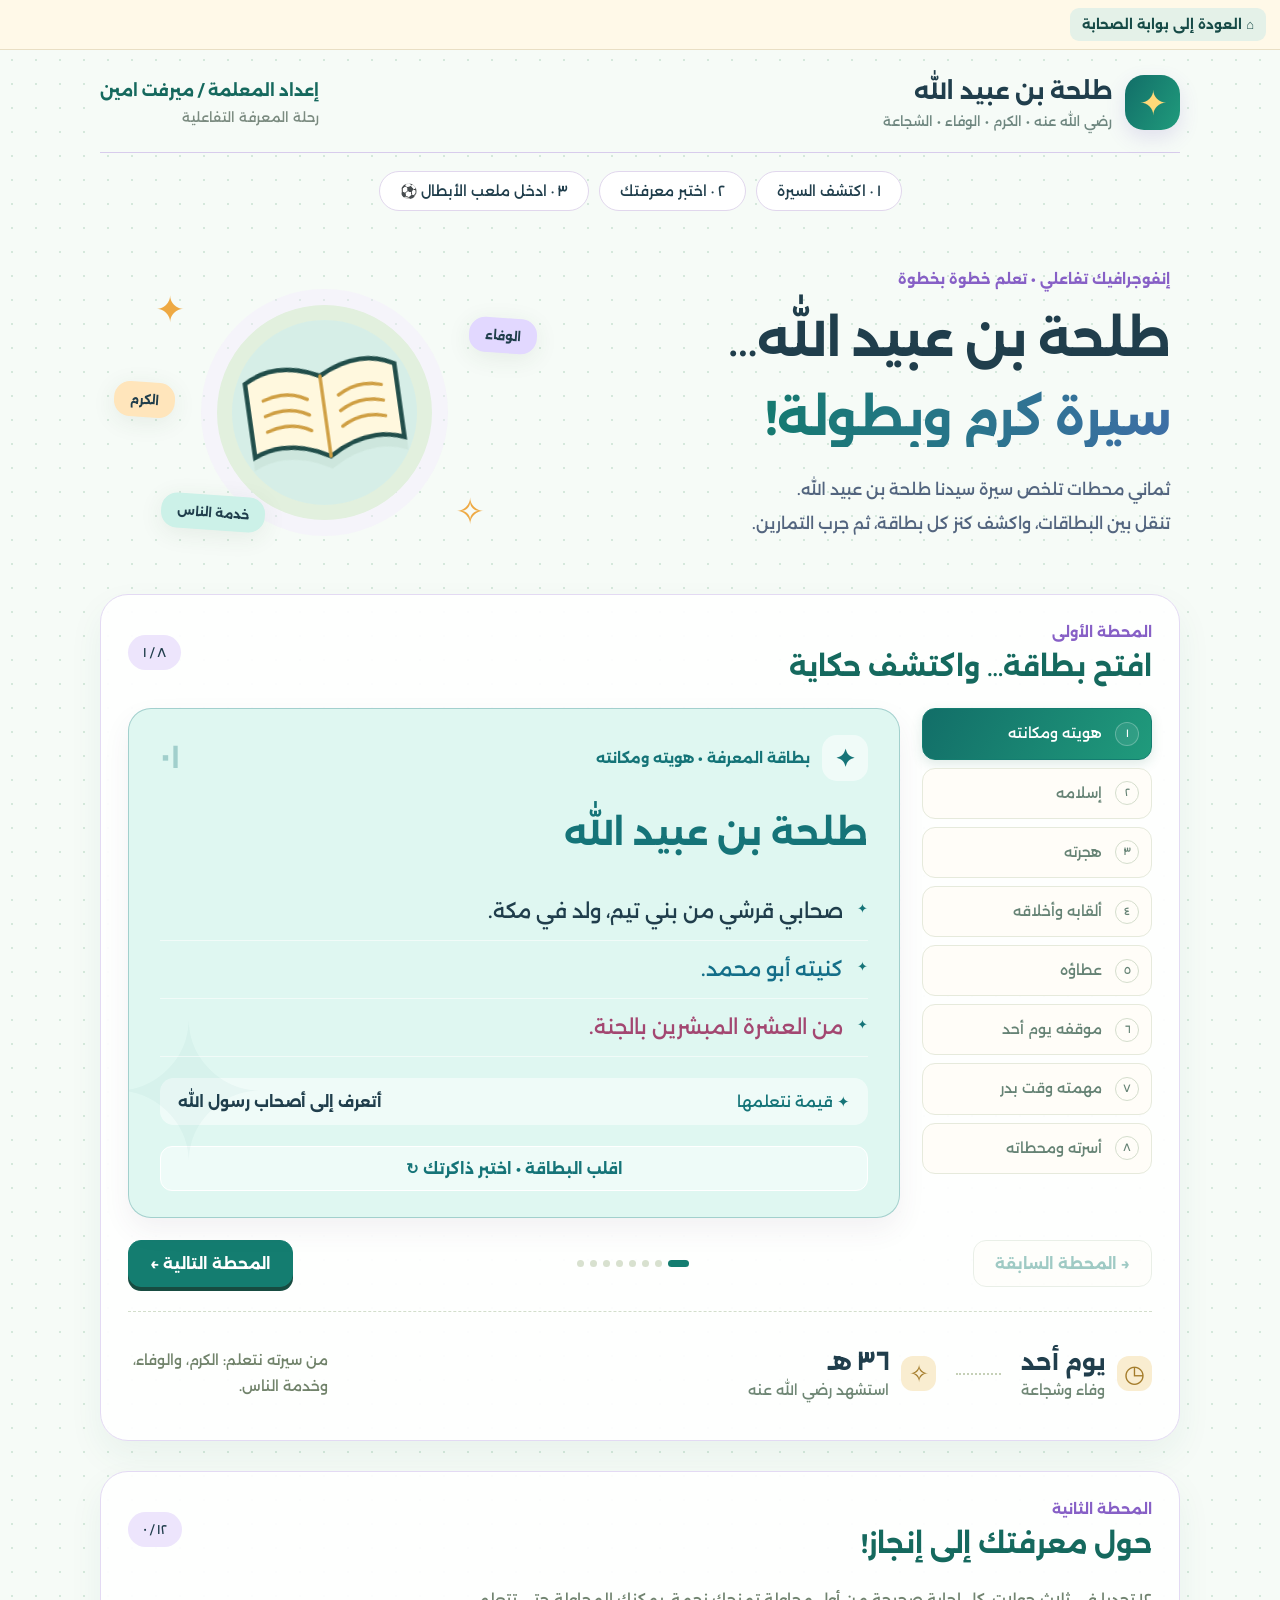
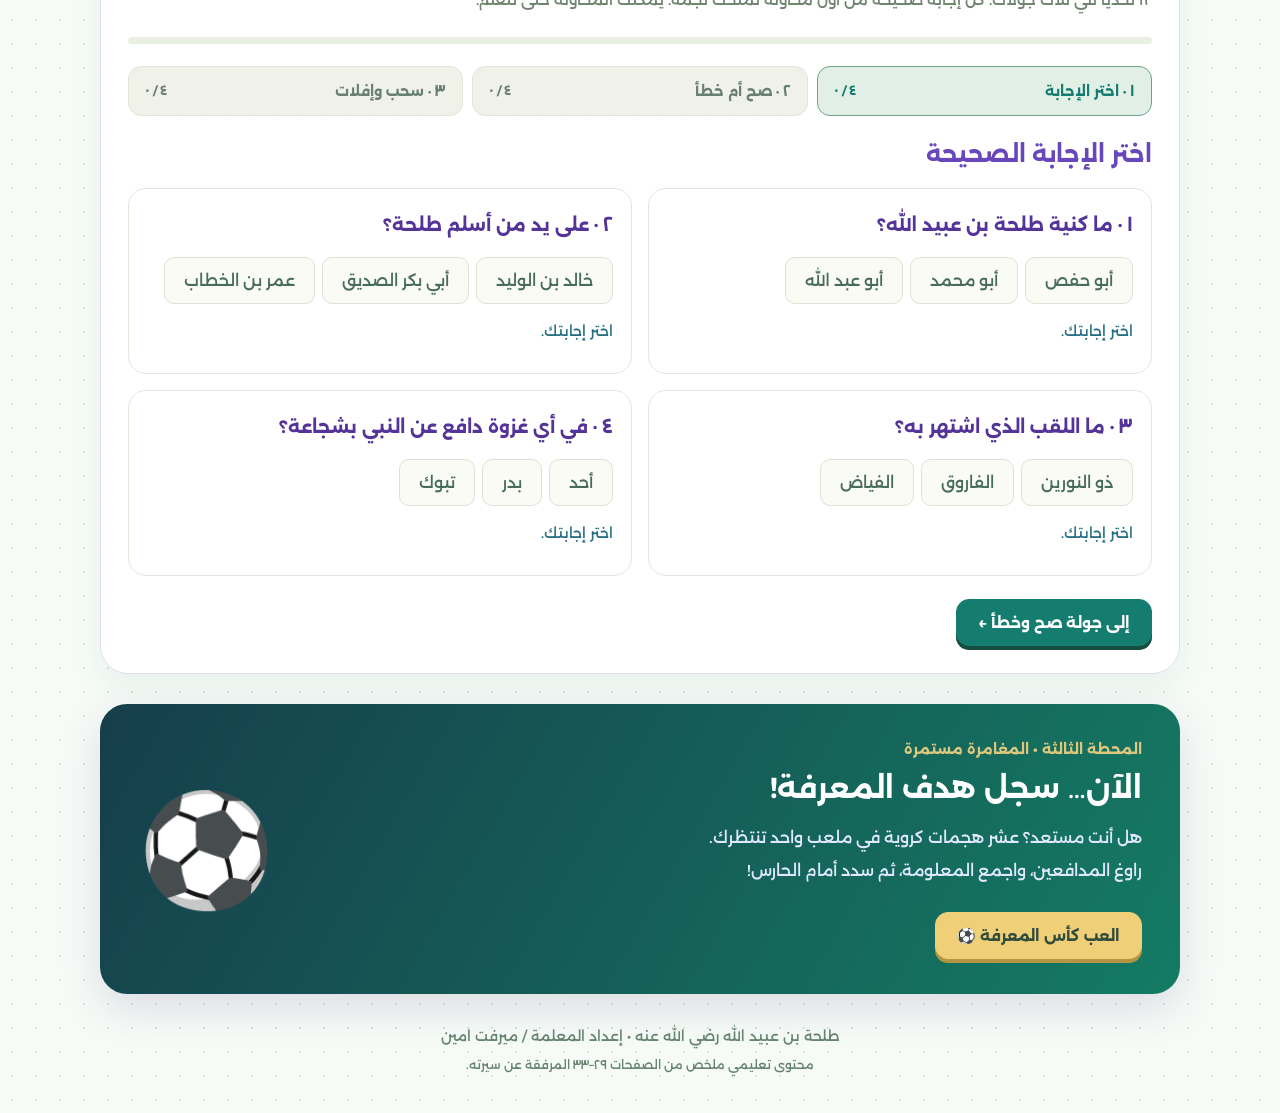
<file: index.html>
<!DOCTYPE html><html lang="ar" dir="rtl"><head><meta charset="UTF-8"><meta name="viewport" content="width=device-width,initial-scale=1"><meta name="theme-color" content="#fffaf1"><meta name="description" content="إنفوجرافيك تفاعلي لسيرة طلحة بن عبيد الله: بطاقات المعرفة وتمارين اختيار وصح وخطأ وسحب وإفلات، إعداد المعلمة ميرفت امين."><title>طلحة بن عبيد الله | رحلة المعرفة</title><link rel="stylesheet" href="styles.css?v=cup1"></head><body>
<!-- sahaba-portal-navigation -->
<nav aria-label="العودة إلى بوابة الصحابة" style="direction:rtl;box-sizing:border-box;width:100%;padding:8px 14px;text-align:right;background:#fff9e8;color:#174b47;border-bottom:1px solid #e9dfc4;font-family:Alexandria,Arial,sans-serif;font-size:13px;line-height:1.8;position:relative;z-index:2"><a href="https://mrsmervet.github.io/sahaba-learning-portal/" style="display:inline-flex;align-items:center;gap:8px;padding:5px 12px;border-radius:9px;background:#e4f1e8;color:#174b47;text-decoration:none;font-weight:700">⌂ العودة إلى بوابة الصحابة</a></nav>
<!-- /sahaba-portal-navigation -->

<div class="page"><header class="header"><a class="identity" href="#learn"><span class="logo" aria-hidden="true">✦</span><span><strong>طلحة بن عبيد الله</strong><small>رضي الله عنه • الكرم • الوفاء • الشجاعة</small></span></a><div class="teacher">إعداد المعلمة / ميرفت امين<span>رحلة المعرفة التفاعلية</span></div></header>
<nav class="nav" aria-label="أقسام الرحلة"><a href="#learn">١ · اكتشف السيرة</a><a href="#practice">٢ · اختبر معرفتك</a><a href="#game">٣ · ادخل ملعب الأبطال ⚽</a></nav>
<section class="intro" id="learn"><div><span class="eyebrow">إنفوجرافيك تفاعلي • تعلم خطوة بخطوة</span><h1>طلحة بن عبيد الله…<br><em>سيرة كرم وبطولة!</em></h1><p>ثماني محطات تلخص سيرة سيدنا طلحة بن عبيد الله.<br>تنقل بين البطاقات، واكشف كنز كل بطاقة، ثم جرب التمارين.</p></div><div class="hero-art" aria-hidden="true"><div class="art-ring"></div><span class="art-star one">✦</span><span class="art-star two">✧</span><div class="book"><svg viewBox="0 0 160 120"><path d="M80 29Q43 10 13 27v66q32-13 67 8 35-21 67-8V27q-30-17-67 2Z" fill="#fff8de" stroke="#214e4a" stroke-width="4"/><path d="M80 29v72M27 44q22-7 39 4M27 58q22-7 39 4M27 72q22-7 39 4M94 48q19-11 39-4M94 62q19-11 39-4M94 76q19-11 39-4" fill="none" stroke="#cf9f43" stroke-width="3" stroke-linecap="round"/></svg></div><span class="art-chip chip-one">الوفاء</span><span class="art-chip chip-two">الكرم</span><span class="art-chip chip-three">خدمة الناس</span></div></section>
<section class="learning" aria-label="بطاقات المعرفة"><div class="section-title"><div><span class="eyebrow">المحطة الأولى</span><h2>افتح بطاقة… واكتشف حكاية</h2></div><span class="count" id="card-counter">١ / ٨</span></div><div class="learn-layout"><aside class="steps" id="steps" aria-label="محطات السيرة"></aside><article class="flashcard" id="flashcard"><div class="card-top"><span class="card-icon" id="card-icon" aria-hidden="true"></span><span id="card-kicker"></span><span class="card-number" id="card-number"></span></div><div id="card-front"><h3 id="card-title" tabindex="-1"></h3><ul id="card-points"></ul><div class="takeaway"><span>✦ قيمة نتعلمها</span><strong id="card-value"></strong></div></div><div id="card-back" hidden><span class="recall-tag">توقف وفكر</span><h3 id="recall-question"></h3><p id="recall-answer" hidden></p><button class="reveal-btn" id="reveal">اكشف الإجابة ✦</button></div><button id="flip" class="flip-btn" aria-pressed="false">اقلب البطاقة • اختبر ذاكرتك ↻</button></article></div><div class="card-controls"><button id="prev" class="secondary" disabled>→ المحطة السابقة</button><div class="dots" id="dots" aria-hidden="true"></div><button id="next-card" class="primary">المحطة التالية ←</button></div><div class="timeline"><div><span class="time-icon">◷</span><span><strong>يوم أحد</strong><small>وفاء وشجاعة</small></span></div><span class="timeline-line"></span><div><span class="time-icon">✧</span><span><strong>٣٦ هـ</strong><small>استشهد رضي الله عنه</small></span></div><p>من سيرته نتعلم: الكرم، والوفاء، وخدمة الناس.</p></div></section>
<section id="practice" class="practice"><div class="section-title"><div><span class="eyebrow">المحطة الثانية</span><h2>حول معرفتك إلى إنجاز!</h2></div><span class="count" id="exercise-count">٠ / ١٢</span></div><p class="section-note">١٢ تحديا في ثلاث جولات. كل إجابة صحيحة من أول محاولة تمنحك نجمة. يمكنك المحاولة حتى تتعلم.</p><div class="exercise-progress" role="progressbar" aria-label="التمارين المكتملة" aria-valuemin="0" aria-valuemax="12" aria-valuenow="0" id="exercise-progress"><span id="exercise-fill"></span></div>
<div class="exercise-tabs" role="tablist" aria-label="نوع التمارين"><button role="tab" id="tab-choice" aria-selected="true" aria-controls="panel-choice" data-tab="choice">١ · اختر الإجابة<span>٠ / ٤</span></button><button role="tab" id="tab-truth" aria-selected="false" aria-controls="panel-truth" data-tab="truth">٢ · صح أم خطأ<span>٠ / ٤</span></button><button role="tab" id="tab-match" aria-selected="false" aria-controls="panel-match" data-tab="match">٣ · سحب وإفلات<span>٠ / ٤</span></button></div>
<div class="exercise-panel" role="tabpanel" id="panel-choice" aria-labelledby="tab-choice"><h3>اختر الإجابة الصحيحة</h3><div id="choice-list" class="quiz-list"></div><button class="primary round-next" data-open="truth">إلى جولة صح وخطأ ←</button></div>
<div class="exercise-panel" role="tabpanel" id="panel-truth" aria-labelledby="tab-truth" hidden><h3>ميز العبارة الصحيحة</h3><div id="truth-list" class="quiz-list"></div><button class="primary round-next" data-open="match">إلى جولة السحب والإفلات ←</button></div>
<div class="exercise-panel" role="tabpanel" id="panel-match" aria-labelledby="tab-match" hidden><h3>صل العمل بنتيجته</h3><p class="section-note">اسحب كل بطاقة إلى مكانها الصحيح. على الهاتف أو بلوحة المفاتيح: اضغط البطاقة ثم اضغط المكان المناسب.</p><div class="match-layout"><div><h4>بطاقات الأعمال</h4><div id="drag-bank"></div></div><div><h4>أماكن النتائج</h4><div id="drop-bank"></div></div></div><p id="drag-status" role="status" aria-live="polite">اختر بطاقة لتبدأ.</p><button id="show-result" class="primary">اعرض إنجازي ✦</button></div>
<div id="completion" class="completion" hidden aria-live="polite"><span class="medal" aria-hidden="true">🏅</span><h3 id="result-heading" tabindex="-1"></h3><p id="result-message"></p><div class="result-stats"><div><strong id="result-stars"></strong><span>نجوم المحاولة الأولى</span></div><div><strong>١٢ / ١٢</strong><span>تحديات مكتملة</span></div></div><button id="reset-exercises" class="secondary">أعيد التمارين ↻</button><a class="primary" href="#game">حان وقت كأس المعرفة ⚽</a></div></section>
<section id="game" class="game-cta"><div><span class="eyebrow">المحطة الثالثة • المغامرة مستمرة</span><h2>الآن… سجل هدف المعرفة!</h2><p>هل أنت مستعد؟ عشر هجمات كروية في ملعب واحد تنتظرك.<br>راوغ المدافعين، واجمع المعلومة، ثم سدد أمام الحارس!</p><a class="primary" href="game.html?v=cup1" target="_blank" rel="noopener">العب كأس المعرفة ⚽</a></div><span class="big-fish" aria-hidden="true">⚽</span></section><footer>طلحة بن عبيد الله رضي الله عنه • إعداد المعلمة / ميرفت امين<br><small>محتوى تعليمي ملخص من الصفحات ٢٩–٣٣ المرفقة عن سيرته.</small></footer></div><script src="content.js"></script><script src="app.js"></script></body></html>
</file>
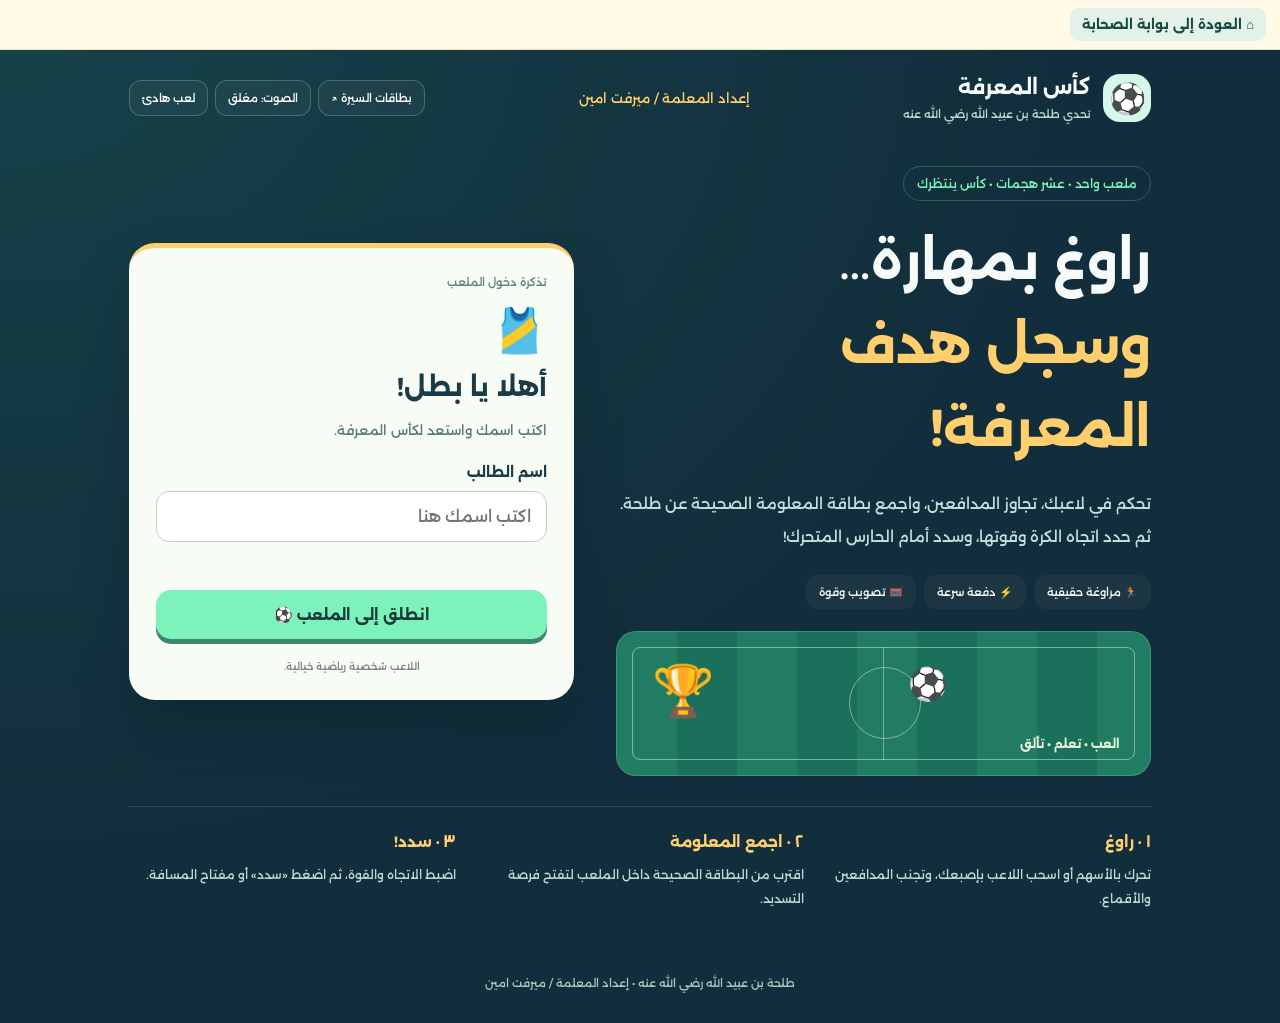
<file: game.html>
<!doctype html><html lang="ar" dir="rtl"><head><meta charset="utf-8"><meta name="viewport" content="width=device-width,initial-scale=1"><meta name="theme-color" content="#122d3b"><meta name="description" content="كأس المعرفة — تحدي طلحة بن عبيد الله: لعبة مراوغة وتصويب للأطفال، إعداد المعلمة ميرفت امين."><title>كأس المعرفة | تحدي طلحة</title><link rel="stylesheet" href="football.css?v=shoot3"></head><body>
<!-- sahaba-portal-navigation -->
<nav aria-label="العودة إلى بوابة الصحابة" style="direction:rtl;box-sizing:border-box;width:100%;padding:8px 14px;text-align:right;background:#fff9e8;color:#174b47;border-bottom:1px solid #e9dfc4;font-family:Alexandria,Arial,sans-serif;font-size:13px;line-height:1.8;position:relative;z-index:2"><a href="https://mrsmervet.github.io/sahaba-learning-portal/" style="display:inline-flex;align-items:center;gap:8px;padding:5px 12px;border-radius:9px;background:#e4f1e8;color:#174b47;text-decoration:none;font-weight:700">⌂ العودة إلى بوابة الصحابة</a></nav>
<!-- /sahaba-portal-navigation -->
<main class="shell">
<header class="top"><div class="brand"><span aria-hidden="true">⚽</span><div><strong>كأس المعرفة</strong><small>تحدي طلحة بن عبيد الله رضي الله عنه</small></div></div><div class="teacher">إعداد المعلمة / ميرفت امين</div><div class="tools"><a href="index.html" class="tool">بطاقات السيرة ↗</a><button class="tool" id="sound" aria-pressed="false">الصوت: مغلق</button><button class="tool" id="calm" aria-pressed="false">لعب هادئ</button></div></header>
<section id="welcome"><div class="hero"><div><span class="eyebrow">ملعب واحد • عشر هجمات • كأس ينتظرك</span><h1>راوغ بمهارة…<br><em>وسجل هدف المعرفة!</em></h1><p class="lead">تحكم في لاعبك، تجاوز المدافعين، واجمع بطاقة المعلومة الصحيحة عن طلحة. ثم حدد اتجاه الكرة وقوتها، وسدد أمام الحارس المتحرك!</p><div class="features"><span>🏃 مراوغة حقيقية</span><span>⚡ دفعة سرعة</span><span>🥅 تصويب وقوة</span></div><div class="mini-pitch" aria-hidden="true"><span>🏆</span><div class="pitch-line"></div><i class="mini-ball">⚽</i><b>العب • تعلم • تألق</b></div></div><form class="ticket" id="student-form"><div class="ticket-label">تذكرة دخول الملعب</div><span class="shirt" aria-hidden="true">🎽</span><h2>أهلا يا بطل!</h2><p>اكتب اسمك واستعد لكأس المعرفة.</p><label for="student-name">اسم الطالب</label><input id="student-name" maxlength="50" required autocomplete="given-name" placeholder="اكتب اسمك هنا"><p id="form-error" class="form-error" role="alert"></p><button class="primary" type="submit">انطلق إلى الملعب ⚽</button><small>اللاعب شخصية رياضية خيالية.</small></form></div><div class="instructions"><div><b>١ · راوغ</b><p>تحرك بالأسهم أو اسحب اللاعب بإصبعك، وتجنب المدافعين والأقماع.</p></div><div><b>٢ · اجمع المعلومة</b><p>اقترب من البطاقة الصحيحة داخل الملعب لتفتح فرصة التسديد.</p></div><div><b>٣ · سدد!</b><p>اضبط الاتجاه والقوة، ثم اضغط «سدد» أو مفتاح المسافة.</p></div></div></section>
<section id="match" hidden><div class="scoreboard"><div class="player">قائد فريق المعرفة<strong id="player-name"></strong></div><div class="stats"><div><strong id="goals">0 / 10</strong><small>الأهداف</small></div><div><strong id="points">0</strong><small>النقاط</small></div><div><strong id="energy">♥ ♥ ♥</strong><small>الطاقة</small></div></div><button id="pause" class="tool">استراحة ⏸</button></div><div class="mission"><span id="stage-label"></span><h2 id="question"></h2><p id="hint"></p></div><div class="progress" id="progress" role="progressbar" aria-label="الهجمات المكتملة" aria-valuemin="0" aria-valuemax="10" aria-valuenow="0"></div>
<div class="arena-wrap"><canvas id="pitch" width="960" height="520" tabindex="0" role="img" aria-label="ملعب كرة القدم. استخدم الأسهم للمراوغة، أو اسحب اللاعب داخل الملعب.">ملعب مراوغة وجمع بطاقات ثم تسديد أمام حارس متحرك.</canvas><div class="field-badge" id="field-badge">⚽ ملعب المعرفة</div><div id="overlay" class="overlay" hidden><span aria-hidden="true">⏸</span><h3 id="overlay-title"></h3><p id="overlay-copy"></p><button class="primary" id="resume">أكمل اللعب ▶</button></div></div>
<div class="control-strip"><div id="run-controls" class="run-controls"><div class="dpad" aria-label="اتجاهات الحركة"><button id="up" aria-label="تحرك للأمام">▲</button><button id="left" aria-label="تحرك لليسار">◀</button><button id="down" aria-label="تحرك للخلف">▼</button><button id="right" aria-label="تحرك لليمين">▶</button></div><button id="sprint" class="gold-button">⚡ دفعة سرعة</button><p>الأسهم أو سحب اللاعب داخل الملعب<br><small>المسافة = دفعة سرعة • P = استراحة</small></p></div>
<div id="shot-controls" class="shot-controls" hidden><label for="aim">اتجاه التسديدة <span id="aim-label">الوسط</span><input id="aim" type="range" min="-100" max="100" value="0" dir="ltr" aria-label="اتجاه التسديدة"></label><label for="power">قوة التسديدة <span id="power-label">٦٨٪</span><input id="power" type="range" min="10" max="100" value="68" dir="ltr" aria-label="قوة التسديدة"><small>قوة من ٣٠٪ إلى ١٠٠٪ مناسبة للتسديد</small></label><button id="shoot" class="gold-button">سدد ⚽</button><p id="shot-guide" class="shot-guide" role="status" aria-live="polite"></p></div></div>
<div id="feedback" class="feedback" role="status" aria-live="polite"></div><p class="legend">⭐ نجمة = ٥ نقاط • 💚 استعادة الطاقة • ⚡ بعد كل ٣ أهداف متتالية تكسب تسديدة ذهبية تتجاوز الحارس</p><div class="sr-only" id="field-state" aria-label="عناصر الملعب" role="list"></div></section>
<section id="results" class="results" hidden><span class="trophy" aria-hidden="true">🏆</span><span class="eyebrow">نهاية المباراة • بداية معرفة جديدة</span><h1 id="result-title" tabindex="-1"></h1><p id="result-message"></p><div class="result-stats"><div><strong id="final-points"></strong><small>النقاط</small></div><div><strong id="final-shots"></strong><small>تسديدة</small></div><div><strong id="best-score"></strong><small>أفضل نتيجة</small></div></div><div class="result-actions"><button class="primary" id="replay">مباراة جديدة ↻</button><button class="tool" id="change-student">تغيير اللاعب</button><a class="tool" href="index.html">راجع بطاقات طلحة ↗</a></div><div class="review"><h2>معلومات سجلت بها أهدافك</h2><div id="review"></div></div></section>
<footer>طلحة بن عبيد الله رضي الله عنه • إعداد المعلمة / ميرفت امين</footer></main><script src="content.js"></script><script src="football.js?v=shoot3"></script></body></html>
</file>
<file: styles.css>
@font-face{font-family:Alexandria;src:url('Alexandria-500.ttf');font-weight:400 500;font-display:swap}@font-face{font-family:Alexandria;src:url('Alexandria-700.ttf');font-weight:600 900;font-display:swap}
:root{--ink:#234d4b;--green:#206b5b;--paper:#fffaf1;--gold:#e6b24d;--line:#e5e5d5}*{box-sizing:border-box}html{scroll-behavior:smooth;scroll-padding-top:20px}body{margin:0;background:var(--paper);color:var(--ink);font-family:Alexandria,sans-serif;background-image:radial-gradient(#dcdec8 1px,transparent 1px);background-size:24px 24px}button,a,input{font:inherit}button{cursor:pointer}button:disabled{cursor:default}button:focus-visible,a:focus-visible{outline:3px solid #db8e27;outline-offset:5px}[hidden]{display:none!important}a{color:inherit;text-decoration:none}.page{max-width:1140px;margin:auto;padding:25px 30px}.header{display:flex;justify-content:space-between;align-items:center;gap:20px;background:var(--paper);padding:0 0 22px;border-bottom:1px solid #d6dece}.identity{display:flex;align-items:center;gap:13px}.logo{display:grid;place-items:center;background:var(--green);color:#ffd979;width:55px;height:55px;border-radius:19px;font-size:34px}.identity strong{font-size:23px}.identity small{display:block;font-size:11px;margin-top:8px;color:#6f8780}.teacher{font-size:13px;font-weight:700}.teacher span{display:block;font-size:10px;font-weight:500;color:#7b8b80;margin-top:9px}.nav{display:flex;gap:10px;justify-content:center;padding:18px 0}.nav a{font-size:11px;padding:10px 20px;border:1px solid #d9e1d2;background:#fffdf6;border-radius:25px}.nav a:hover{background:#dff2e6}.intro{display:grid;grid-template-columns:1.4fr 1fr;gap:30px;align-items:center;padding:32px 10px 38px}.eyebrow{font-size:11px;color:#55816c;font-weight:700}.intro h1{font-size:clamp(32px,4.3vw,49px);line-height:1.6;margin:12px 0 13px;letter-spacing:-1px}.intro h1 em{font-style:normal;color:var(--green)}.intro p,.game-cta p{font-size:12px;color:#6b8174;line-height:2.1}.hero-art{height:258px;position:relative;display:grid;place-items:center}.art-ring{width:215px;height:215px;border-radius:50%;background:#edf0cd;border:15px solid #f6efcd;box-shadow:0 0 0 1px #e6e5c3}.book{position:absolute;width:180px;transform:rotate(-8deg);filter:drop-shadow(0 10px 0 #728d6f15)}.art-star{position:absolute;color:var(--gold);font-size:36px}.one{top:3px;left:45px}.two{bottom:9px;right:54px}.art-chip{position:absolute;border-radius:16px;padding:10px 16px;background:white;box-shadow:0 5px 24px #2b563016;font-size:12px;font-weight:700;transform:rotate(4deg)}.chip-one{right:2px;top:34px;background:#d7efe6}.chip-two{left:4px;top:98px;background:#ffe3a6}.chip-three{left:51px;bottom:12px;background:#e4def6}
.learning,.practice{padding:27px;background:#fffdf8;border:1px solid var(--line);border-radius:28px;box-shadow:0 10px 40px #26492608}.section-title{display:flex;justify-content:space-between;align-items:center;gap:10px;margin-bottom:25px}.section-title h2{font-size:23px;margin:9px 0 0}.count{font-size:12px;border-radius:24px;background:#eef2e6;padding:10px 15px;white-space:nowrap;direction:ltr}.learn-layout{display:grid;grid-template-columns:230px 1fr;gap:22px}.steps{display:flex;flex-direction:column;gap:8px}.step{display:flex;align-items:center;gap:13px;text-align:right;width:100%;border:1px solid #e6eadc;border-radius:13px;background:#fffdf8;color:#668375;padding:12px;font-size:11px}.step span{border:1px solid #d5decd;border-radius:50%;height:24px;width:24px;display:grid;place-items:center;font-size:10px}.step[aria-current=true]{background:var(--green);color:white;border-color:var(--green);box-shadow:0 4px 12px #206b5b25}.step[aria-current=true] span{background:#ffffff15;border-color:#ffffff40}.flashcard{--accent:#28705f;--bg:#e0f1e6;background:var(--bg);border:1px solid color-mix(in srgb,var(--accent),transparent 70%);border-radius:23px;padding:26px 31px;min-height:470px;position:relative;overflow:hidden;display:flex;flex-direction:column}.flashcard:before{content:'✦';position:absolute;left:-20px;bottom:30px;font-size:190px;line-height:1;color:var(--accent);opacity:.035;pointer-events:none}.card-top{display:flex;align-items:center;gap:12px;color:var(--accent);font-size:10px;font-weight:700}.card-icon{width:46px;height:46px;display:grid;place-items:center;border-radius:15px;background:#ffffff88;font-size:24px}.card-number{margin-right:auto;font-size:28px;opacity:.3}.flashcard h3{font-size:27px;color:var(--accent);line-height:1.8;margin:20px 0 19px}.flashcard ul{list-style:none;margin:0;padding:0}.flashcard li{font-size:15px;line-height:2.1;padding:8px 25px 8px 0;position:relative;border-bottom:1px solid #ffffff90}.flashcard li:before{content:'✦';position:absolute;right:0;color:var(--accent);font-size:13px;top:12px}.takeaway{margin:21px 0;background:#ffffff85;border-radius:14px;padding:14px 18px;display:flex;justify-content:space-between;align-items:center;gap:13px}.takeaway span{font-size:10px;color:var(--accent)}.takeaway strong{font-size:12px}.flip-btn{margin-top:auto;border:1px solid #ffffff;background:#ffffff75;color:var(--accent);border-radius:12px;padding:12px;font-size:11px;font-weight:700;width:100%}#card-back{padding:20px 0;min-height:330px}.recall-tag{font-size:11px;background:#ffffff80;padding:8px 13px;border-radius:20px;color:var(--accent)}#recall-answer{background:#ffffff90;border-radius:16px;padding:19px;line-height:2;font-size:15px}.reveal-btn{border:0;background:var(--accent);color:white;padding:13px 20px;border-radius:13px;font-size:12px}.card-controls{display:flex;align-items:center;justify-content:space-between;gap:15px;margin-top:22px}.primary,.secondary{display:inline-block;padding:13px 21px;border-radius:13px;font-weight:700;font-size:12px;text-align:center}.primary{background:var(--green);color:white;border:1px solid var(--green);box-shadow:0 4px 0 #174c41}.primary:hover{background:#2e826b}.secondary{background:#fffdf8;color:var(--green);border:1px solid #cbd8c6}.secondary:disabled{opacity:.4}.dots{display:flex;gap:6px}.dots i{width:7px;height:7px;background:#d8e1cf;border-radius:50%}.dots i.on{background:var(--green);width:21px;border-radius:5px}.timeline{display:flex;align-items:center;gap:20px;padding:22px 0 0;margin-top:24px;border-top:1px dashed #d3decc}.timeline>div{display:flex;gap:12px;align-items:center}.time-icon{display:grid;place-items:center;width:35px;height:35px;background:#f9edd0;color:#a47c2a;border-radius:12px;font-size:24px}.timeline strong{font-size:17px}.timeline small{display:block;font-size:9px;color:#6f8775;margin-top:5px}.timeline-line{width:45px;border-top:2px dotted #c5d0b7}.timeline p{font-size:10px;line-height:1.8;color:#71836b;margin-right:auto;max-width:200px}
.practice{margin-top:30px}.section-note{font-size:11px;color:#718470;line-height:2}.exercise-progress{height:7px;background:#eaf0e1;border-radius:6px;margin:22px 0}.exercise-progress span{display:block;height:100%;width:0;border-radius:6px;background:var(--green);transition:width .4s}.exercise-tabs{display:grid;grid-template-columns:repeat(3,1fr);gap:9px}.exercise-tabs button{display:flex;justify-content:space-between;align-items:center;padding:15px 16px;background:#f0f1e9;border:1px solid #e2e6d9;border-radius:13px;color:#678071;font-size:12px;font-weight:700}.exercise-tabs button[aria-selected=true]{background:#e1efe7;border-color:#6da48d;color:var(--green)}.exercise-tabs span{font-size:9px;direction:ltr}.exercise-panel{padding-top:24px}.exercise-panel h3{font-size:18px;margin:0 0 20px}.quiz-list{display:grid;grid-template-columns:1fr 1fr;gap:16px}.quiz{background:#fff;border:1px solid #e4e8dc;border-radius:18px;padding:18px}.quiz h4{margin:0 0 14px;font-size:12px;line-height:2}.answers{display:flex;flex-wrap:wrap;gap:7px}.answer{border:1px solid #dbe4d4;background:#f9fbf4;border-radius:10px;color:#486c5b;padding:10px 12px;font-size:11px}.answer.correct{border-color:#57a38a;background:#d7f0e3;color:#135d45}.answer.wrong{border-color:#dfa080;background:#ffefdc;color:#9c4b2d}.answer:disabled{cursor:default}.quiz.done{border-color:#87bda3}.quiz-feedback{font-size:10px;line-height:1.9;color:#728977;min-height:38px;margin:13px 0 0}.quiz.done .quiz-feedback{color:#226b50}.round-next{margin-top:23px}.match-layout{display:grid;grid-template-columns:1fr 1.2fr;gap:23px}.match-layout h4{font-size:12px;color:#567362}.drag-card{width:100%;display:block;margin:0 0 12px;border:1px solid #d9d1ea;border-radius:14px;background:#efeafa;color:#65568d;padding:18px;font-size:12px;font-weight:700;text-align:right;touch-action:pan-y}.drag-card.selected{background:#ded4f5;border:2px solid #7757ae;padding:17px}.drag-card:disabled{opacity:.45}.drop{width:100%;min-height:74px;text-align:right;border:2px dashed #bacfb9;border-radius:14px;background:#f7faf1;padding:15px 17px;display:block;margin:0 0 12px;color:#52765b;font-size:12px}.drop small{display:block;margin-top:8px;color:#7e9380;font-size:9px}.drop.over{border-color:#7a5caa;background:#eee8f8}.drop.matched{border:2px solid #73ac8a;background:#e0f2e5}.drop.matched small{color:#1c6b48;font-weight:700}#drag-status{font-size:11px;line-height:2;min-height:28px;color:#677e67}.completion{text-align:center;background:#f8f0d7;border:1px solid #e4c775;border-radius:21px;padding:28px;margin-top:26px}.medal{font-size:47px}.completion h3{font-size:23px}.completion p{font-size:12px;line-height:2;color:#6b7451}.completion .primary,.completion .secondary{margin:5px}.result-stats{display:flex;justify-content:center;gap:25px;margin:24px}.result-stats strong{display:block;font-size:25px;color:#926e23;direction:ltr}.result-stats span{font-size:10px;display:block;margin-top:10px}.game-cta{display:flex;justify-content:space-between;align-items:center;margin-top:30px;background:#214e46;color:white;border-radius:27px;padding:35px 38px;overflow:hidden}.game-cta .eyebrow{color:#dfc87d}.game-cta h2{font-size:29px;margin:12px 0}.game-cta p{color:#c1d8c5;margin-bottom:24px}.game-cta .primary{background:#f0cf79;color:#314d3b;border-color:#f0cf79;box-shadow:0 4px 0 #b49544}.big-fish{font-size:110px;transform:rotate(-10deg)}footer{text-align:center;padding:28px 0 10px;font-size:11px;color:#66836f;line-height:2}footer small{font-size:9px}
@media(max-width:760px){.page{padding:19px 14px}.header{gap:12px}.identity strong{font-size:16px}.identity small{font-size:9px}.logo{height:43px;width:43px;font-size:27px}.teacher{font-size:10px;line-height:1.9;max-width:145px}.teacher span{font-size:8px;margin-top:4px}.nav{gap:6px;justify-content:space-between}.nav a{font-size:9px;padding:9px 10px}.intro{grid-template-columns:1fr;gap:0;padding:20px 4px 25px}.intro h1{font-size:34px}.hero-art{height:220px;max-width:350px;width:100%;margin:auto}.art-ring{width:185px;height:185px}.book{width:155px}.learning,.practice{padding:19px 14px;border-radius:21px}.section-title h2{font-size:18px;line-height:1.8}.eyebrow{font-size:9px}.count{font-size:10px;padding:9px 11px}.learn-layout{grid-template-columns:1fr;gap:15px}.steps{display:grid;grid-template-columns:repeat(2,1fr);gap:7px}.step{padding:9px;font-size:9px;gap:8px}.step span{width:20px;height:20px;flex-shrink:0}.flashcard{padding:21px 18px;min-height:440px}.flashcard h3{font-size:23px}.flashcard li{font-size:13px;line-height:2}.takeaway{gap:9px;padding:13px}.takeaway strong{font-size:10px}.card-controls{gap:8px}.card-controls button{padding:12px 10px;font-size:9px}.dots{gap:4px}.dots i{height:5px;width:5px}.dots i.on{width:12px}.timeline{gap:10px;flex-wrap:wrap}.timeline p{max-width:none;width:100%;margin-bottom:0}.timeline-line{width:30px}.exercise-tabs{gap:6px}.exercise-tabs button{padding:11px 6px;font-size:9px;gap:8px;flex-direction:column}.quiz-list{grid-template-columns:1fr}.match-layout{grid-template-columns:1fr 1fr;gap:10px}.drag-card{font-size:10px;padding:16px 10px;line-height:1.9;min-height:86px}.drag-card.selected{padding:15px 9px}.drop{font-size:10px;padding:12px 9px;min-height:86px;line-height:1.8}.drop small{font-size:8px}.game-cta{padding:25px 21px;gap:8px}.game-cta h2{font-size:22px;line-height:1.8}.game-cta p{font-size:11px}.big-fish{font-size:48px}.result-stats{gap:18px;margin:23px 0}.completion{padding:22px 12px}.completion h3{font-size:20px}}
.count,.exercise-tabs span,.result-stats strong{unicode-bidi:bidi-override;direction:ltr}
@media(prefers-reduced-motion:reduce){html{scroll-behavior:auto}*{transition:none!important}}

/* Ali's jewel-colour identity */
:root{--ink:#283756;--green:#6846bb;--paper:#f7f4ff;--gold:#eea943;--line:#e3daf3}body{background-image:radial-gradient(#d8cbea 1px,transparent 1px),radial-gradient(ellipse at top right,#cdf5ee88,transparent 60%)}.header{border-color:#d8ccec}.logo{background:linear-gradient(135deg,#6846bb,#338e9a);box-shadow:0 8px 20px #6846bb25}.nav a{background:#fff;border-color:#e1d7ed}.intro{padding-top:40px}.intro p,.eyebrow{color:#53657f}.art-ring{background:#d8f4ef;border-color:#eee4ff;box-shadow:0 0 0 16px #f3e9fd66}.chip-one{background:#e2d8ff}.chip-two{background:#ffe5bb}.chip-three{background:#ccf1e8}.learning,.practice{background:#ffffffee;box-shadow:0 15px 40px #6550a512}.flashcard{box-shadow:0 12px 28px #4f376512}.flashcard h3{font-size:32px}.flashcard li{font-size:17px;line-height:2.1}.step[aria-current=true]{background:linear-gradient(120deg,#6744b8,#855bdd)}.game-cta{background:linear-gradient(115deg,#49317e,#286d83);box-shadow:0 15px 40px #49317e25}.game-cta p{color:#e0e8ff}.count{background:#ede5fc}.intro h1 em{background:linear-gradient(90deg,#6846bb,#157c8b);background-clip:text;color:transparent}.flashcard{animation:cardEnter .32s ease-out}@keyframes cardEnter{from{opacity:.6;transform:translateY(8px)}to{opacity:1;transform:none}}@media(max-width:760px){.flashcard h3{font-size:25px}.flashcard li{font-size:14px}.identity strong{font-size:15px}}@media(prefers-reduced-motion:reduce){*{animation:none!important}}
/* Larger, colourful reading type */
.teacher{font-size:16px;color:#6846bb}.teacher span,.identity small{font-size:13px}.nav a{font-size:14px}.intro p,.game-cta p{font-size:16px;line-height:2.1}.eyebrow{font-size:14px;color:#8760c6}.section-title h2{font-size:27px;color:#55349a}.step{font-size:14px;line-height:1.8}.flashcard h3{font-size:35px}.flashcard li{font-size:20px;line-height:2.05}.flashcard li:nth-child(2){color:#146f89}.flashcard li:nth-child(3){color:#a34771}.card-top{font-size:14px}.takeaway span,.takeaway strong{font-size:15px}.flip-btn,.primary,.secondary{font-size:15px}.section-note{font-size:15px;line-height:2}.quiz h4{font-size:18px;line-height:2;color:#55349a}.answer{font-size:16px;padding:13px 19px}.quiz-feedback{font-size:14px;line-height:2;color:#266f82}.exercise-tabs button{font-size:14px}.exercise-tabs span{font-size:12px}.exercise-panel h3{font-size:23px;color:#6846bb}.drag-card,.drop{font-size:16px;line-height:1.9}.drop small{font-size:12px}.match-layout h4{font-size:17px}#drag-status{font-size:14px}.timeline strong{font-size:23px}.timeline small,.timeline p{font-size:14px}.completion p{font-size:16px}footer{font-size:14px}footer small{font-size:12px}
@media(max-width:760px){.identity strong{font-size:17px}.identity small{font-size:10px}.teacher{font-size:12px}.teacher span{font-size:10px}.nav{flex-wrap:wrap;justify-content:center}.nav a{font-size:11px;padding:10px 12px}.intro p,.game-cta p{font-size:14px}.eyebrow{font-size:12px}.section-title h2{font-size:22px}.step{font-size:11px}.flashcard h3{font-size:28px}.flashcard li{font-size:17px;line-height:2.1}.card-top{font-size:11px}.takeaway{flex-wrap:wrap}.takeaway span,.takeaway strong{font-size:12px}.flip-btn,.primary,.secondary{font-size:13px}.card-controls{flex-wrap:wrap;justify-content:space-between}.card-controls button{font-size:11px}.section-note{font-size:13px}.quiz h4{font-size:16px}.answer{font-size:14px;padding:12px 17px}.quiz-feedback{font-size:13px}.exercise-tabs button{font-size:11px}.drag-card,.drop{font-size:13px}.drop small{font-size:10px}.match-layout h4{font-size:14px}#drag-status{font-size:13px}.timeline small,.timeline p{font-size:12px}.completion p{font-size:14px}footer{font-size:12px}footer small{font-size:10px}}

:root{--green:#147d70;--paper:#f6fbf7;--ink:#203e4c}.logo,.step[aria-current=true]{background:linear-gradient(120deg,#126e68,#209b7c)}.intro h1 em{background:linear-gradient(90deg,#157a70,#3e6fa6);background-clip:text;color:transparent}.game-cta{background:linear-gradient(120deg,#163e4b,#147b63)}.section-title h2{color:#15695e}.hero-art .art-ring{border-color:#e2f0de;background:#d6eee7}.big-fish{transform:none}.teacher{color:#16695e}.learning,.practice{box-shadow:0 15px 35px #1b684810}body{background-image:radial-gradient(#d5e8dc 1px,transparent 1px)}
</file>
<file: football.css>
@font-face{font-family:Alexandria;src:url('Alexandria-500.ttf');font-weight:400 500;font-display:swap}@font-face{font-family:Alexandria;src:url('Alexandria-700.ttf');font-weight:600 900;font-display:swap}
:root{--night:#122d3b;--mint:#7df3bb;--gold:#ffce6d;--ink:#1a3c49}*{box-sizing:border-box}[hidden]{display:none!important}body{margin:0;color:#f6fbfa;background:radial-gradient(ellipse at top left,#1d6e6955,transparent 60%),var(--night);font-family:Alexandria,sans-serif}button,input,a{font:inherit}button{cursor:pointer}button:disabled{cursor:default}button,a{touch-action:manipulation}a{color:inherit;text-decoration:none}button:focus-visible,a:focus-visible,input:focus-visible{outline:3px solid var(--gold);outline-offset:4px}.shell{max-width:1070px;margin:auto;padding:24px}.top{display:flex;align-items:center;justify-content:space-between;gap:18px;flex-wrap:wrap}.brand{display:flex;gap:12px;align-items:center}.brand>span{display:grid;place-items:center;background:#d6f6e9;width:48px;height:48px;border-radius:17px;font-size:30px}.brand strong{font-size:20px}.brand small{display:block;font-size:11px;color:#bcd7d4;margin-top:8px}.teacher{font-size:13px;color:var(--gold)}.tools{display:flex;gap:7px;flex-wrap:wrap}.tool{border:1px solid #ffffff35;background:#ffffff0a;color:white;border-radius:12px;padding:10px 12px;font-size:11px}.tool:hover{background:#ffffff1b}.hero{display:grid;grid-template-columns:1.2fr 1fr;gap:42px;align-items:center;padding:44px 0 30px}.eyebrow{color:var(--mint);font-size:12px;display:inline-block;border:1px solid #7df3bb40;padding:9px 13px;border-radius:30px}h1{font-size:clamp(34px,4.6vw,52px);line-height:1.6;margin:18px 0}h1 em{font-style:normal;color:var(--gold)}.lead{font-size:15px;line-height:2.2;color:#c5dedb}.features{display:flex;flex-wrap:wrap;gap:8px;margin:22px 0;font-size:11px}.features span{padding:10px 13px;background:#ffffff0b;border-radius:12px}.mini-pitch{height:145px;position:relative;overflow:hidden;background:repeating-linear-gradient(90deg,#227c64 0 60px,#1a705b 60px 120px);border-radius:20px;border:1px solid #71c8a655;margin-top:22px}.mini-pitch:before{content:'';position:absolute;inset:15px;border:1px solid #ffffff70;border-radius:8px}.pitch-line{position:absolute;inset:15px 50%;border-left:1px solid #ffffff60}.pitch-line:before{content:'';position:absolute;width:70px;height:70px;border:1px solid #ffffff70;border-radius:50%;left:-35px;top:20px}.mini-ball{font-style:normal;font-size:32px;position:absolute;top:32px;right:38%}.mini-pitch>span{position:absolute;left:35px;top:28px;font-size:50px}.mini-pitch>b{position:absolute;right:30px;bottom:24px;color:#e3f4d8;font-size:12px}.ticket{background:#f7fcf5;color:var(--ink);border-top:5px solid var(--gold);border-radius:26px;padding:27px;box-shadow:0 25px 50px #081c2a50}.ticket-label{font-size:11px;color:#5f8177}.shirt{font-size:44px;display:block;margin:14px 0}.ticket h2{font-size:26px;margin:14px 0}.ticket p{font-size:13px;line-height:2;color:#5c7b75}.ticket label{font-size:14px;display:block;margin:20px 0 10px;font-weight:700}.ticket input{padding:15px;width:100%;border:1px solid #b9d4c7;border-radius:13px;color:var(--ink);background:#fff}.primary,.gold-button{border:0;border-radius:15px;padding:15px 22px;font-weight:700;box-shadow:0 5px 0 #3d8770;background:var(--mint);color:#183c3d}.ticket .primary{width:100%;font-size:15px}.ticket>small{display:block;text-align:center;margin-top:21px;font-size:10px;color:#728579}.form-error{min-height:22px;color:#a63c55!important}.instructions{display:grid;grid-template-columns:repeat(3,1fr);gap:20px;border-top:1px solid #ffffff20;padding:25px 0}.instructions b{font-size:15px;color:var(--gold)}.instructions p{font-size:12px;line-height:2;color:#bdd8d4}.scoreboard{display:flex;justify-content:space-between;align-items:center;flex-wrap:wrap;gap:13px;margin-top:25px}.player{font-size:11px;color:#bdd8d4}.player strong{display:block;margin-top:7px;font-size:16px;color:var(--mint)}.stats{display:flex;gap:9px}.stats>div{background:#ffffff0c;border:1px solid #ffffff20;border-radius:15px;padding:10px 16px;min-width:94px;text-align:center}.stats strong{display:block;color:var(--gold);font-size:22px;direction:ltr}.stats small{display:block;color:#bfd8d8;font-size:10px;margin-top:5px}.mission{margin:16px 0 12px;padding:16px 20px;background:linear-gradient(115deg,#1d6d6c,#294d70);border:1px solid #ffffff30;border-radius:20px}.mission>span{color:var(--gold);font-size:12px}.mission h2{font-size:23px;line-height:1.8;margin:7px 0}.mission p{font-size:12px;color:#d3ece4;line-height:1.9;margin:4px 0}.progress{display:flex;gap:5px;margin:12px 0}.progress i{height:7px;flex:1;background:#ffffff20;border-radius:10px}.progress i.done{background:var(--gold);box-shadow:0 0 10px #ffce6d70}.arena-wrap{position:relative;border:2px solid #86d3b355;border-radius:23px;overflow:hidden;background:#187d56;box-shadow:0 18px 50px #061f2b70}canvas{width:100%;height:520px;display:block;touch-action:none}.field-badge{position:absolute;right:14px;top:13px;background:#0c3043b0;border:1px solid #ffffff40;border-radius:30px;padding:7px 12px;font-size:10px;pointer-events:none}.overlay{position:absolute;inset:0;display:grid;align-content:center;justify-items:center;text-align:center;gap:14px;background:#0b263cdd;padding:25px;backdrop-filter:blur(5px)}.overlay>span{font-size:45px}.overlay h3{font-size:27px;margin:0;color:var(--gold)}.overlay p{max-width:450px;font-size:14px;line-height:2}.control-strip{margin:15px 0}.run-controls{display:flex;align-items:center;gap:18px;justify-content:space-between}.dpad{display:grid;grid-template-columns:repeat(3,48px);grid-template-rows:repeat(2,40px);gap:5px;direction:ltr}.dpad button{border:1px solid #a4d2cb70;border-radius:12px;background:#245d61;color:white;font-size:21px;touch-action:none;user-select:none;-webkit-user-select:none}.dpad button:active{background:#3b967f}.dpad #up{grid-area:1/2}.dpad #left{grid-area:2/1}.dpad #down{grid-area:2/2}.dpad #right{grid-area:2/3}.run-controls p{font-size:12px;line-height:2;color:#c6e1dc}.run-controls small{font-size:10px}.gold-button{color:#30443b;background:var(--gold);box-shadow:0 5px 0 #ad813d;font-size:14px;min-width:140px}.gold-button:disabled{opacity:.65;box-shadow:none}.shot-controls{display:grid;grid-template-columns:1fr 1fr auto;align-items:center;gap:20px;background:#ffffff0b;padding:16px;border-radius:17px}.shot-controls label{font-size:13px;color:#d3ece4}.shot-controls label span{float:left;color:var(--gold);font-size:11px}.shot-controls input{display:block;width:100%;accent-color:var(--mint);margin:16px 0 5px;height:8px;cursor:pointer}.shot-controls small{font-size:9px;color:#abd1c7;line-height:1.7}.shot-controls #power{accent-color:#7df3bb;background:linear-gradient(90deg,#d2977f 0 22.22%,#6dd8a1 22.22% 100%);border-radius:10px}.feedback{font-size:14px;line-height:2;min-height:62px;border:1px solid #ffffff25;border-radius:15px;padding:14px 17px;background:#ffffff08}.feedback.good{border-color:#7df3bb80;color:#b1ffda}.feedback.warn{border-color:#ffc68a80;color:#ffdbb5}.legend{font-size:10px;text-align:center;line-height:2;color:#a9d2c7}.sr-only{position:absolute;width:1px;height:1px;overflow:hidden;clip-path:inset(50%)}.results{text-align:center;padding:35px 0}.trophy{font-size:90px;display:block;filter:drop-shadow(0 0 25px #ffce6d50);margin-bottom:24px}.results h1{font-size:33px;color:var(--gold);margin:16px 0}.results>p{font-size:14px;line-height:2.1;color:#c5e0db}.result-stats{display:flex;justify-content:center;gap:15px;margin:25px 0}.result-stats>div{background:#ffffff10;border:1px solid #ffffff25;border-radius:17px;padding:18px;min-width:120px}.result-stats strong{display:block;color:var(--gold);font-size:26px}.result-stats small{display:block;margin-top:10px;font-size:10px}.result-actions{display:flex;justify-content:center;gap:12px;flex-wrap:wrap}.review{text-align:right;background:#f3fbf4;color:var(--ink);padding:24px;border-radius:25px;margin-top:30px}.review h2{color:#176b63;font-size:22px}.review article{border-top:1px solid #d5e4d8;padding:14px 0;font-size:14px;line-height:2}.review strong{color:#8f5f25;display:block}.confetti{position:fixed;top:-15px;width:9px;height:14px;pointer-events:none;animation:fall 2s forwards;z-index:30}@keyframes fall{to{transform:translate(var(--drift),100vh) rotate(500deg);opacity:0}}footer{text-align:center;color:#a6c9bf;padding:24px 0 5px;font-size:11px;line-height:2}
@media(max-width:680px){.shell{padding:16px 12px}.top{gap:12px}.brand strong{font-size:18px}.brand small{font-size:10px}.teacher{font-size:11px}.tool{font-size:10px;padding:9px 10px}.hero{grid-template-columns:1fr;gap:23px;padding-top:27px}h1{font-size:35px}.eyebrow{font-size:10px}.lead{font-size:14px}.mini-pitch{height:120px}.ticket{padding:23px}.instructions{grid-template-columns:1fr;gap:10px}.instructions p{margin:6px 0}.player strong{font-size:13px}.stats{gap:5px}.stats>div{min-width:66px;padding:9px}.stats strong{font-size:18px}.stats small{font-size:9px}.scoreboard{gap:8px}.mission{padding:13px}.mission h2{font-size:18px}.mission p{font-size:11px}.mission>span{font-size:10px}canvas{height:440px}.run-controls{gap:9px;flex-wrap:wrap}.dpad{grid-template-columns:repeat(3,44px);grid-template-rows:repeat(2,38px)}.run-controls p{width:100%;margin:4px 0;text-align:center;font-size:11px}.gold-button{min-width:130px;padding:14px 15px;font-size:13px}.shot-controls{grid-template-columns:1fr 1fr;gap:16px;padding:14px}.shot-controls .gold-button{grid-column:span 2}.shot-controls label{font-size:11px}.feedback{font-size:12px}.results h1{font-size:25px}.result-stats{gap:8px}.result-stats>div{min-width:95px;padding:14px 8px}.result-stats strong{font-size:23px}.review{padding:20px}.review article{font-size:13px}.review h2{font-size:19px}}@media(prefers-reduced-motion:reduce){*{animation:none!important;scroll-behavior:auto!important}}

/* Keep the active question beside the pitch as the child scrolls to controls. */
.mission{position:sticky;top:8px;z-index:10;background:#fff3cb;border:2px solid #ffce6d;box-shadow:0 8px 24px #071d2d55;color:#183b46}
.mission>span{color:#75501c;font-weight:700}.mission h2{color:#183b46;font-size:24px}.mission p{color:#355d5b}
@media(max-width:680px){.mission{top:0;padding:10px 13px;margin-top:12px}.mission h2{font-size:20px;line-height:1.7;margin:5px 0}.mission p{font-size:11px;line-height:1.7}.mission>span{font-size:11px}}

.shot-guide{grid-column:1/-1;margin:0;font-size:13px;line-height:1.9;padding:10px 12px;border-radius:10px;background:#0c2c3d}.shot-guide.ready{color:#9effd0;border:1px solid #7df3bb70}.shot-guide.warn{color:#ffdbb5;border:1px solid #ffce6d70}
</file>
